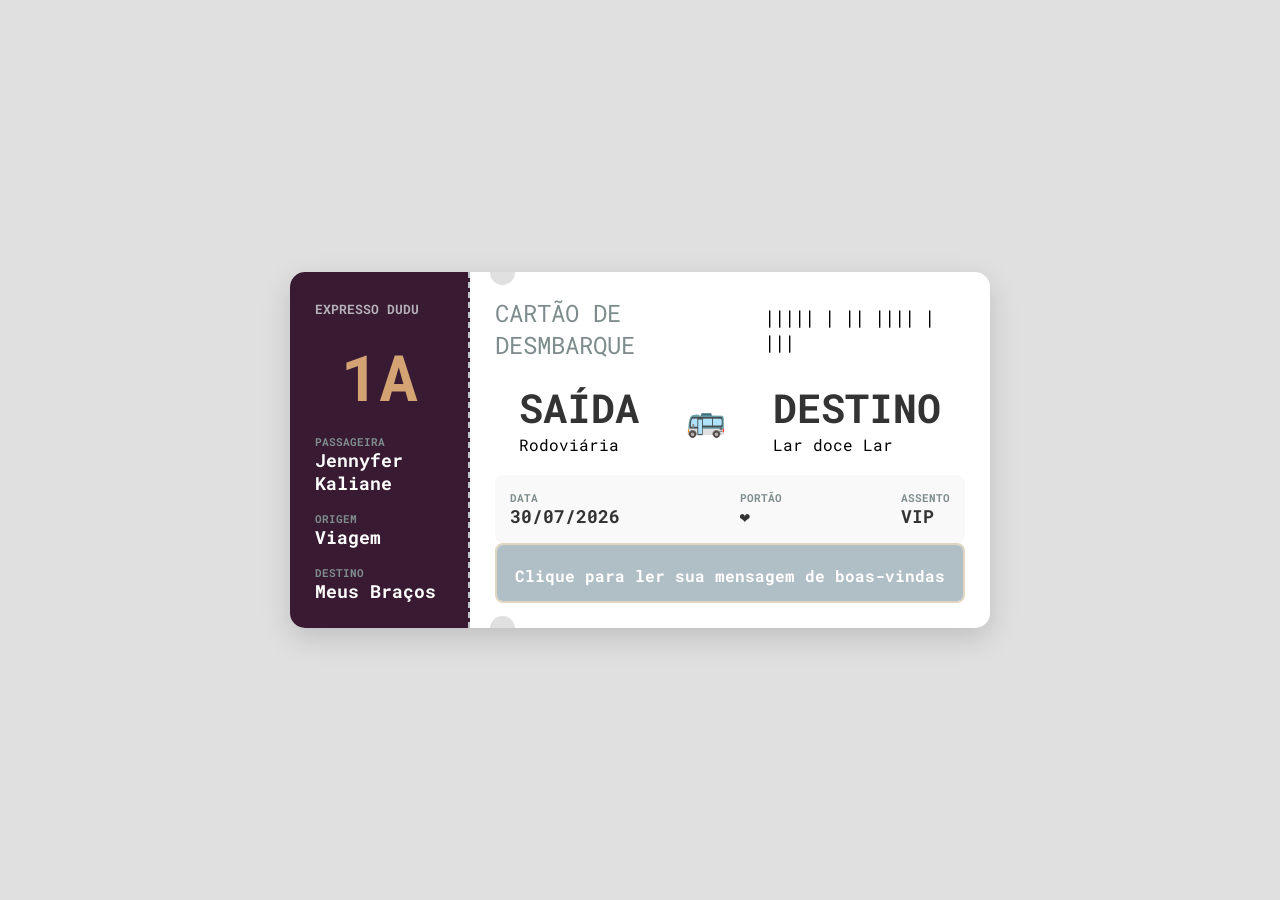
<file: index.html>
<!DOCTYPE html>
<html lang="pt-BR">
<head>
    <meta charset="UTF-8">
    <meta name="viewport" content="width=device-width, initial-scale=1.0">
    <title>Bem-vinda de Volta! | Cartão de Embarque</title>
    <link rel="stylesheet" href="style.css">
    <!-- Fonte Monoespaçada para estilo Ticket -->
    <link href="https://fonts.googleapis.com/css2?family=Roboto+Mono:wght@400;700&display=swap" rel="stylesheet">
</head>
<body>

    <div class="page-wrapper">
        <div class="ticket">
            
            <!-- CANHOTA (Esquerda) -->
            <div class="stub">
                <div class="top">
                    <span class="airline">EXPRESSO DUDU</span>
                </div>
                <div class="number">1A</div>
                <div class="info-group">
                    <span class="label">PASSAGEIRA</span>
                    <span class="value">Jennyfer Kaliane</span>
                </div>
                <div class="info-group">
                    <span class="label">ORIGEM</span>
                    <span class="value">Viagem</span>
                </div>
                <div class="info-group">
                    <span class="label">DESTINO</span>
                    <span class="value">Meus Braços</span>
                </div>
            </div>

            <!-- CORPO PRINCIPAL (Direita) -->
            <div class="main">
                <div class="header">
                    <h2>CARTÃO DE DESMBARQUE</h2>
                    <div class="barcode">||||| | || |||| | ||| </div>
                </div>

                <div class="journey">
                    <div class="city">
                        <h1>SAÍDA</h1>
                        <span>Rodoviária</span>
                    </div>
                    <div class="arrow">🚌</div>
                    <div class="city">
                        <h1>DESTINO</h1>
                        <span>Lar doce Lar</span>
                    </div>
                </div>

                <div class="details">
                    <div class="info-group">
                        <span class="label">DATA</span>
                        <span class="value">30/07/2026</span>
                    </div>
                    <div class="info-group">
                        <span class="label">PORTÃO</span>
                        <span class="value">❤</span>
                    </div>
                    <div class="info-group">
                        <span class="label">ASSENTO</span>
                        <span class="value">VIP</span>
                    </div>
                </div>

                <!-- ÁREA DA SURPRESA -->
                <div class="mystery-box letter-box" id="mysteryBox">
                    <div class="overlay" id="overlay">
                        <span>Clique para ler sua mensagem de boas-vindas</span>
                    </div>
                    
                    <div class="surprise-content">
                        <h3>Para minha viajante favorita,</h3>
                        <p>Oi, meu bem. Fiz isso como uma forma de te receber da sua viagem. Seu Dudu estava com saudades, e sei que você também. Primeiramente gostaria de dizer que te amo muitão e estava contando os minutos para te ter de volta.</p>
                        <p>Não importa o tempo que passarmos distantes, eu vou estar te esperando de braços abertos. Esses dias longe me fazem lembrar que eu tenho alguem por quem zelar e cuidar e que mesmo as vezes nao agindo a forma correta
ou não dizendo as palavras que você quer ouvir, isso não muda o fato de que EU TE AMO :). Agora descanse e me conte tudo que você fez (mesmo mandando foto de tudo ainda quero saber). E se prepare por que nos faremos uma outra viajem que eu espero ser marcante para nós</p>
                        <span class="signature">Com amor,<br>Dudu</span>
                    </div>
                </div>
            </div>
            
            <div class="holes-top"></div>
            <div class="holes-lower"></div>
        </div>
    </div>

    <script src="script.js"></script>
</body>
</html>
</file>
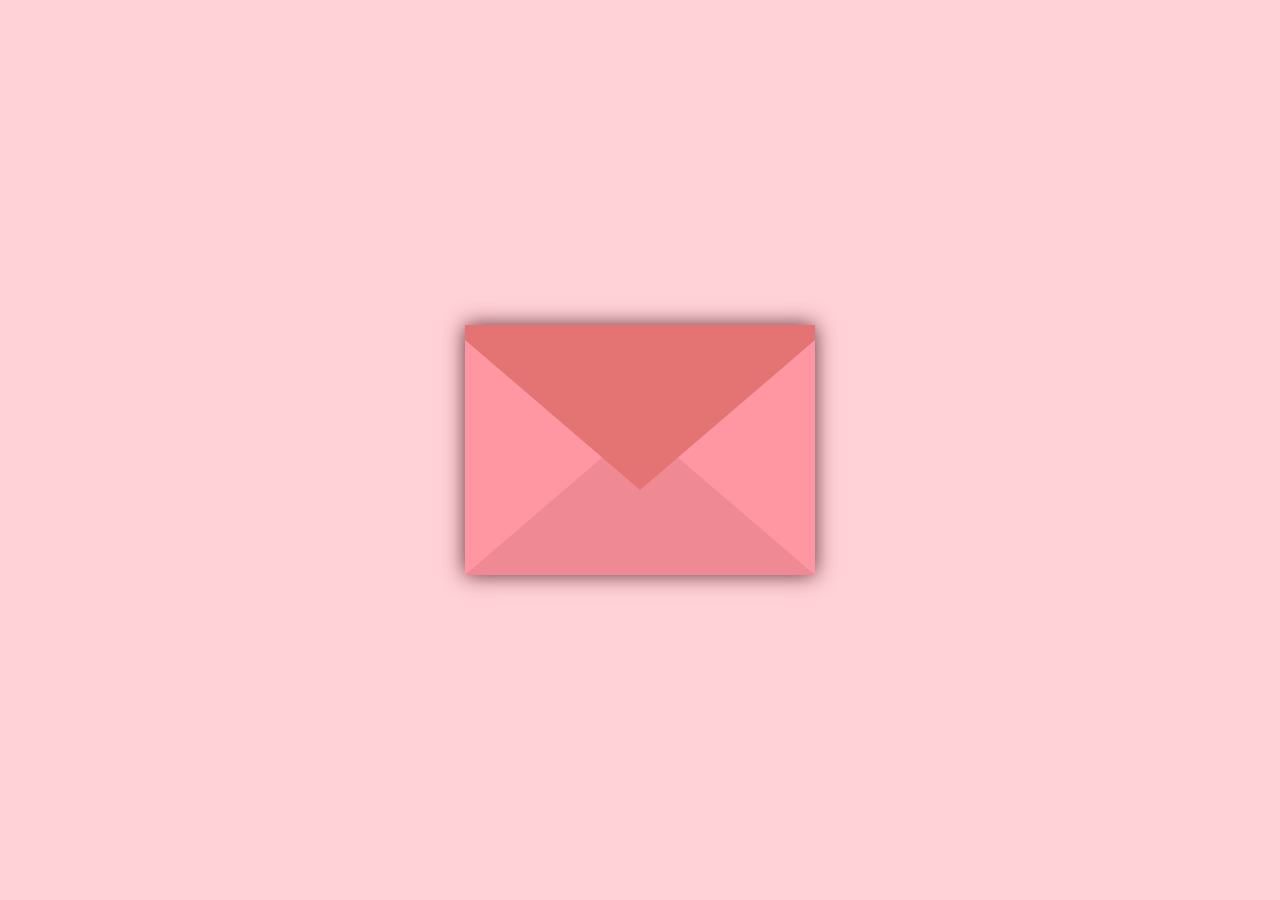
<file: carta.html>
<!DOCTYPE html>
<html lang="pt-br">
<head>
    <meta charset="UTF-8">
    <meta name="viewport" content="width=device-width, initial-scale=1.0">
    <title>Carta</title>
    <link rel="stylesheet" href="https://cdnjs.cloudflare.com/ajax/libs/font-awesome/4.7.0/css/font-awesome.min.css">

    <style>
        @import url('https://fonts.googleapis.com/css2?family=Indie+Flower&display=swap');
        * {
            padding: 0;
            margin: 0;
            box-sizing: border-box;
            font-family: "Indie Flower", cursive;
            font-weight: 400;
            font-style: normal;
            font-size: 14px;
        }
        body {
            background-color: rgba(255, 210, 215);
        }
        @keyframes roll { 
                  100% {
                    background-position-y: 200000px;
                  }
        }
        .carta {
            position: absolute;
            width: 350px;
            height: 250px;
            display: flex;
            top: 50%;
            left: 50%;
            box-shadow: 0 0 20px rgb(100, 45, 52);
            padding: 0;
            transform: translate(-50%, -50%);
        }
        .bgh {
            min-width: 100vw;
            height: 100vh;
            background-image: url('https://www.onlygfx.com/wp-content/uploads/2019/06/6-heart-pattern-2.png');
            animation: roll 3000s infinite linear;
            background-size: contain;
            opacity: 10%;
        }
        .folhaTopo {
            translate: 0 -225px;
            transition: translate 1s;
        }
        .tampaAbrir {
            transform: rotateX(180deg);
            transform-origin: center top;
        }
    </style>
</head>
<body>
    <div class="bgh"></div>
    <div class="carta">
        
        <div class="fundo" style="position: absolute;">
            <svg height="250" width="350" xmlns="http://www.w3.org/2000/svg">
                <path d="m 0 0 l 350 0 l 0 250 l -350 0 z "
                style="fill:rgb(255, 128, 126);" />
            </svg>
        </div>
        <div class="folha" id="folha" style="position: relative; margin: 5px;">
            <p style="position: absolute; width: 98%; padding: 10px; text-align: justify;">Eu não precisei de muito tempo para saber que queria você por perto. Você é o meu melhor "bom dia" e o meu pensamento mais bonito antes de dormir. Obrigado por ser a única pessoa que entende minhas piadas ruins e por ainda me escolher, mesmo sabendo todos os meus defeitos. Te amo mais do que toda coquinha do mundo tá. <br><br><br><br>Com amor Dudu <i class="fa fa-heart"></i></p>
            <svg height="250" width="350" xmlns="http://www.w3.org/2000/svg">]
                <path d="m 0 0 l 340 0 l 0 240 l -340 0 z "
                style="fill:white" />
            </svg>
        </div>
        <div class="meio" id="meio" style="position: absolute;background: none; margin-top: 250px; transform-origin: center top; scale: -1;">
            <svg height="235" width="350" xmlns="http://www.w3.org/2000/svg">
                <path d="M 0 250 L 0 0 L 350 0 V 250 L 175 100 Z"
                style="fill:rgba(255, 151, 162);" />
            </svg>
        </div>
        <div class="frente" id="frente" style="position: absolute;margin-top: 250px; transform-origin: center top; scale: -1;">
            <svg height="175" width="350" xmlns="http://www.w3.org/2000/svg">
                <path d="m 0 0 l 350 0 l -175 150 z"
                style="fill:rgb(239, 137, 147);" />
            </svg>
        </div>
        <div class="tampa" id="tampa" style="position: absolute;">
            <svg height="250" width="350" xmlns="http://www.w3.org/2000/svg">
                <path d="m 0 15 L 0 0 l 350 0 L 350 15 l -175 150 z"
                style="fill:rgba(228, 116, 115);" />
            </svg>
        </div>
        
    </div>
</body>

<script>
    const tampa = document.getElementById('tampa')
    const folha = document.getElementById('folha')
    const frente = document.getElementById('frente')
    const meio = document.getElementById('meio')

    tampa.addEventListener('mousedown', () => {
        tampa.classList.add('tampaAbrir')
        tampa.style.transition = "transform 1s"
    })
    /*
        tampa.style.transform = "rotateX(180deg)"
        tampa.style.transformOrigin = "center top"
        tampa.style.transition = "transform 1s"
        folha.classList.toggle('folhaTopo')
        folha.style.zIndex = "1"
        folha.style.transition = "translate 1s"
    */

    folha.addEventListener('mousedown', () => {

            folha.classList.toggle('folhaTopo')
            folha.style.zIndex = "1"
            folha.style.transition = "translate 1s"
            frente.style.zIndex = "200"
            meio.style.zIndex = "200"
    })
</script>


</html>
</file>
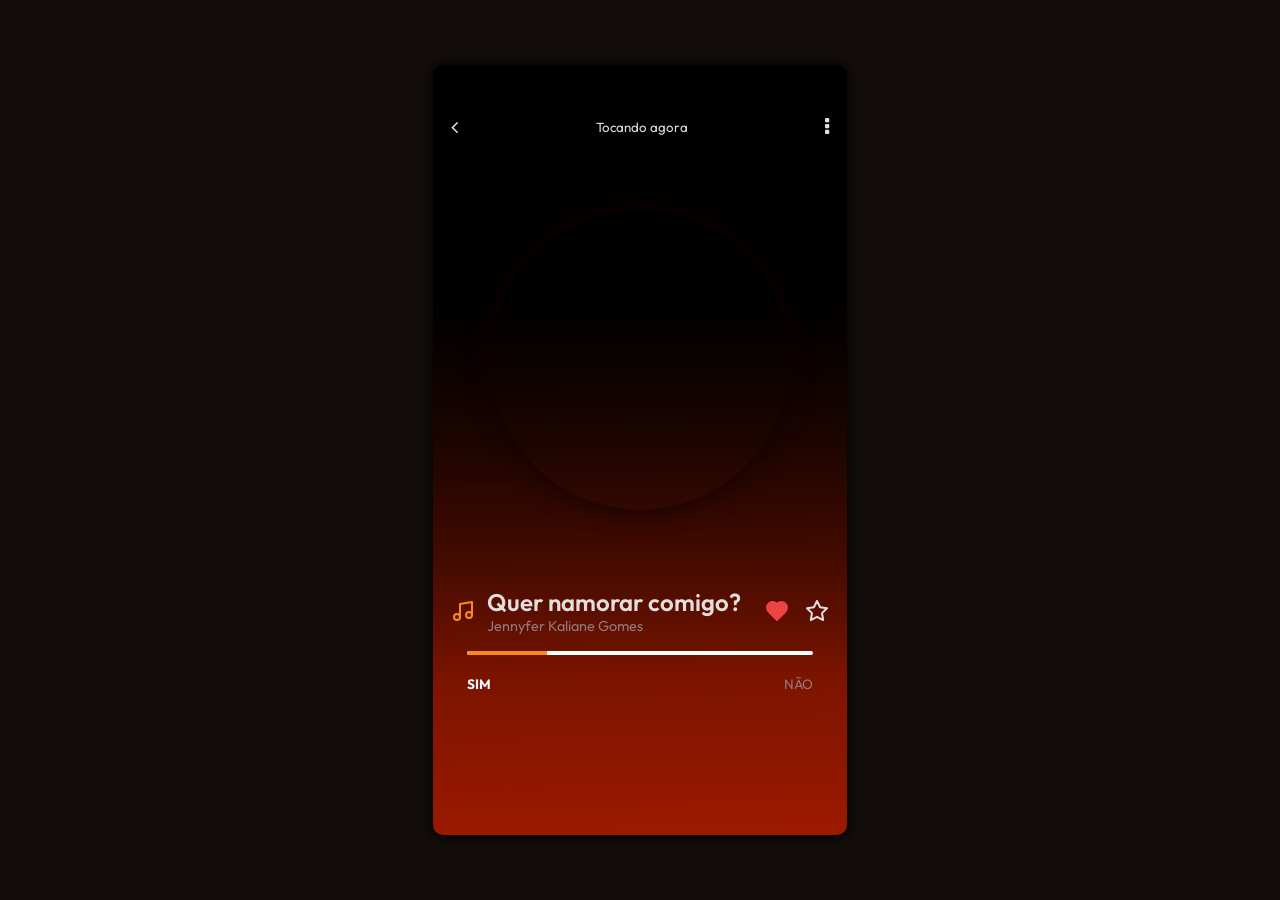
<file: cura.html>
<!DOCTYPE html>
<html lang="en">
<head>
    <meta charset="UTF-8">
    <meta name="viewport" content="width=device-width, initial-scale=1.0">
    <title>Document</title>
</head>
<body>
    <link rel="stylesheet" href="https://cdnjs.cloudflare.com/ajax/libs/font-awesome/4.7.0/css/font-awesome.min.css">
    <style>
        @import url('https://fonts.googleapis.com/css2?family=Outfit:wght@100..900&display=swap');
                body {
                background-color: #130d0c;
                }
                * {
                padding: 0;
                margin: 0;
                box-sizing: border-box;
                font-family: "Outfit", sans-serif;
                font-optical-sizing: auto;
                }
                .container{
                box-shadow: 0 0 14px black;
                position: absolute;
                top:50%;
                left:50%;
                transform: translate(-50%,-50%);
                width: 414px;
                height: 770px;
                border-radius: 10px;
                background: linear-gradient(180deg,rgba(0, 0, 0, 1) 0%, rgba(0, 0, 0, 1) 30%,rgba(156, 25, 0, 1) 80%);
                padding: 22px 18px;
                }

                .container .nav {
                display: flex;
                margin-top: 30px;
                align-items: center;
                justify-content: space-between;
                }
                .container .nav i {
                background: none;
                font-size: 20px;
                color: #e3dedc;
                }

                .container .disco {
                background-image: url('https://static.vecteezy.com/system/resources/thumbnails/009/314/864/small/vinyl-record-vector-illustration-isolated-on-white-background-free-png.png');
                background-size: cover;
                width: 300px;
                height: 300px;
                border-radius: 50%;
                position: relative;
                top:10%;
                display: flex;
                margin: 0 auto;
                box-shadow: 0 0 50px #181311;
                box-shadow: 0 0 25px #130101;

                animation-name: spin;
                animation-duration: 2000ms;
                animation-iteration-count: infinite;
                animation-timing-function: linear;
                }

                            @keyframes spin { 
                    from { 
                        transform: rotate(0deg); 
                    } to { 
                        transform: rotate(360deg); 
                    }
                }

                /* From Uiverse.io by ParasSalunke */
                .music-card {
                width: 100%;
                margin: 150px auto;
                position: relative;
                background-color: none;
                overflow: hidden;
                transition: transform 0.3s ease;
                }

                .card-header {
                display: flex;
                justify-content: space-between;
                align-items: center;
                background-color: none;
                }

                .track-info {
                display: flex;
                align-items: center;
                }

                .track-icon {
                height: 24px;
                width: 24px;
                color: #fa8a20;
                }

                .track-details {
                margin-left: 12px;
                }

                .track-title {
                font-size: 1.5rem;
                font-weight: 600;
                color: #e3dedc;
                }

                .track-artist {
                font-size: 0.9rem;
                color: #917b76;
                }

                .card-icons {
                display: flex;
                align-items: center;
                }

                .icon-heart {
                height: 24px;
                width: 24px;
                color: #ef4444;
                cursor: pointer;
                }

                .icon-star {
                height: 24px;
                width: 24px;
                color: #e3dedc;
                margin-left: 16px;
                cursor: pointer;
                }
                .progress-container {
                position: relative;
                margin: 16px 16px 8px 16px;
                background:none;
                border-radius: 3px;
                overflow: hidden;
              }
              .progress-bar{
                width: 100%;
                height: 4px;
                background-color: white;
              }
              .bar{
                width: 23%;
                height: 4px;
                background-color: #fa8a20;
              }
              .progress-time {
                display: flex;
                justify-content: space-between;
                padding: 0 16px 16px 16px;
                font-size: 0.85rem;
                color: #917b76;
                margin-top: 20px;
              }
              .heart {
                position: absolute;
                top:50%;
                left:50%;
                transform: translate(-50%,-50%);
                width: 414px;
                height: 770px;
                border-radius: 10px;
                background-image: url('https://www.onlygfx.com/wp-content/uploads/2019/06/6-heart-pattern-2.png');
                background-size: contain;
                z-index: -1;
                opacity: 20%;
                overflow: hidden;
                background-repeat: repeat-y;
                transition: ease-in-out;

                animation: roll 3600s infinite linear
              }
                @keyframes roll { 
                  100% {
                    background-position-y: 200000px;
                  }
                }

              .gradient {
                background-image: linear-gradient(179deg,rgba(0, 0, 0, 1) 0%, rgba(156, 25, 0, 0) 100%);
                position: absolute;
                top:50%;
                left:50%;
                transform: translate(-50%,-50%);
                width: 414px;
                height: 770px;
                z-index: -1;
                border-radius: 12px;
              }

                
    </style>

<div class="container">
  <div class="nav">
    <i class="	fa fa-angle-left"></i>
      <h5 style="color:#e3dedc; font-weight:400;">Tocando agora</h5>
    <i class="	fa fa-ellipsis-v"></i></div>
  <div class="disco" id="disco"></div>
  <div class="pedido"></div>
  <div class="respostas"></div>
  <div class="player">
<div class="music-card">

  <div class="card-header">
    <div class="track-info">
      <svg
        class="track-icon"
        fill="none"
        height="24"
        stroke="currentColor"
        stroke-linecap="round"
        stroke-linejoin="round"
        stroke-width="2"
        viewBox="0 0 24 24"
        width="24"
        xmlns="http://www.w3.org/2000/svg"
      >
        <path d="M9 18V5l12-2v13"></path>
        <circle cx="6" cy="18" r="3"></circle>
        <circle cx="18" cy="16" r="3"></circle>
      </svg>
      <div class="track-details">
        <span class="track-title">Quer namorar comigo?</span>
        <p class="track-artist">Jennyfer Kaliane Gomes</p>
      </div>
    </div>
    <div class="card-icons">
      <svg
        class="icon-heart"
        fill="currentColor"
        height="24"
        stroke="currentColor"
        stroke-linecap="round"
        stroke-linejoin="round"
        stroke-width="2"
        viewBox="0 0 24 24"
        width="24"
        xmlns="http://www.w3.org/2000/svg"
      >
        <path
          d="M19 14c1.49-1.46 3-3.21 3-5.5A5.5 5.5 0 0 0 16.5 3c-1.76 0-3 .5-4.5 2-1.5-1.5-2.74-2-4.5-2A5.5 5.5 0 0 0 2 8.5c0 2.3 1.5 4.05 3 5.5l7 7Z"
        ></path>
      </svg>
      <svg
        class="icon-star"
        fill="none"
        height="24"
        stroke="currentColor"
        stroke-linecap="round"
        stroke-linejoin="round"
        stroke-width="2"
        viewBox="0 0 24 24"
        width="24"
        xmlns="http://www.w3.org/2000/svg"
      >
        <polygon
          points="12 2 15.09 8.26 22 9.27 17 14.14 18.18 21.02 12 17.77 5.82 21.02 7 14.14 2 9.27 8.91 8.26 12 2"
        ></polygon>
      </svg>
    </div>
  </div>
    <div class="progress-container"><div class="progress-bar"><div class="bar"></div></div></div>
    <div class="progress-time"><span style="font-weight: 700; color: aliceblue;">SIM</span><span>NÃO</span></div>
 <iframe data-testid="embed-iframe" style="border-radius:12px; inset: 0; margin:auto; position: fixed; margin-top: 650px;" src="https://open.spotify.com/embed/track/68eBEUfmUZ3GKC4w1xkOWP?utm_source=generator" width="390" frameBorder="0" allowfullscreen="" allow="autoplay; clipboard-write; encrypted-media; fullscreen; picture-in-picture" loading="lazy"></iframe>

 
</div>
<div class="heart"></div>
<div class="gradient"></div>

</body>
</html>
</file>
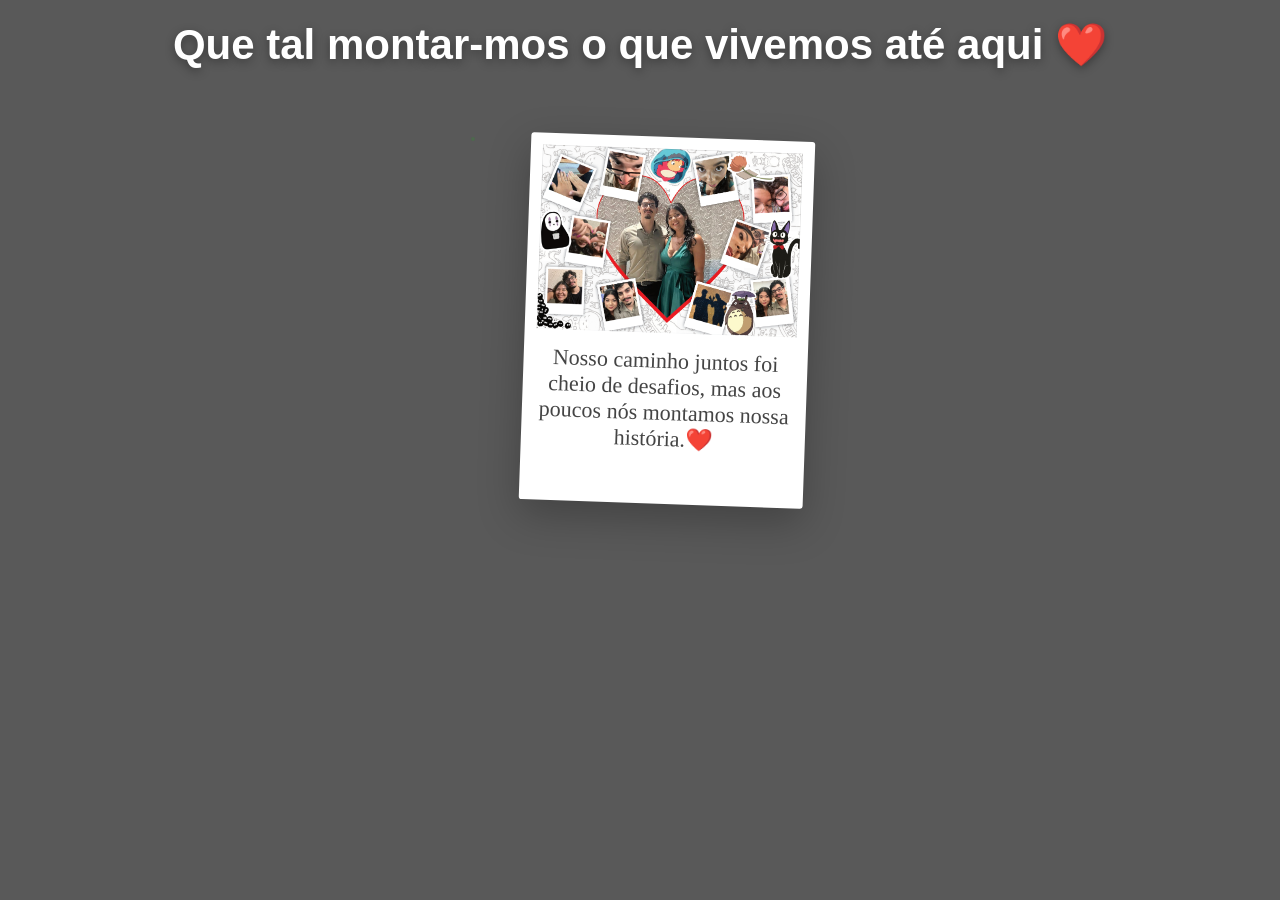
<file: jigsaw.html>
<!DOCTYPE html>
<html lang="pt-BR">
<head>
<meta charset="UTF-8">
<meta name="viewport" content="width=device-width, initial-scale=1.0">
<title>Quebra-cabeça ❤️</title>

<script src="https://flbulgarelli.github.io/headbreaker/js/headbreaker.js"></script>

<style>
body{
    margin:0;
    min-height:100vh;
    font-family:'Segoe UI', sans-serif;
    background:
        linear-gradient(
            rgba(0,0,0,.65),
            rgba(0,0,0,.65)
        ),
        url("https://i.pinimg.com/originals/be/87/21/be8721a288ad6f32ed237b9cf909dd00.jpg");
    background-size:cover;
    background-position:center;
    background-attachment:fixed;
    overflow:hidden;
}

h1{
    color:#ff4b72;
}

#puzzle{
    position: relative;
    background:
        rgba(0, 0, 0, 0.2);
    border-radius:10px;
    border: 2px solid rgb(78, 105, 78);
    box-shadow:
        0 20px 40px rgba(0,0,0,.20);
}

#puzzle::before {
    content: "";
    filter: grayscale();
    position: absolute;
    inset: 0;
    background-size: cover;
    background-position: center;
    opacity: 0.12;
    pointer-events: none;
}

.game-container{
    width:1200px;
    max-width:95vw;
    margin:auto;
    padding-top:40px;
    image-orientation: from-image;
    display:flex;
    justify-content:center;
    align-items:flex-start;
    gap:50px;
}

.polaroid{
    background:white;
    padding:12px 12px 30px 12px;
    width:260px;
    box-shadow:0 15px 40px rgba(0,0,0,.25);
    transform:rotate(2deg);
    border-radius:3px;
}

.polaroid img{
    image-orientation: from-image;
    width:100%;
    display:block;
}

.title{
    text-align:center;
    color:white;
    font-size:42px;
    margin-top:20px;
    text-shadow: 0 3px 10px rgba(0,0,0,.35);
}
.polaroid p{
    margin-top:15px;
    text-align:center;
    font-family:
        'Caveat',
        cursive;
    font-size:22px;
    color:#444;
}

#victory{
    display:none;
    position:fixed;
    inset:0;
    background:rgba(255,238,242,.95);
    justify-content:center;
    align-items:center;
    flex-direction:column;
    z-index:999;
}

#victory h2{
    color:#ff4b72;
    font-size:3rem;
}
</style>
</head>
<body>

<h1 class="title">
    Que tal montar-mos o que vivemos até aqui ❤️
</h1>
<div class="game-container">
    <div id="puzzle"></div>
    <div class="sidebar">
        <div class="polaroid">
            <img src="foto.jpg">
            <p>
                Nosso caminho juntos foi cheio de desafios, mas aos poucos nós montamos nossa história.❤️
            </p>
        </div>
    </div>
</div>

<div id="victory">
    <h2>Você conseguiu! 💖</h2>
</div>

<script>
let foto = new Image();
foto.src = "foto.jpg";

foto.onload = () => {
    const puzzleWidth = 710;
    const puzzleHeight = 510; // Tamanho do canvas na tela

    // O tamanho REAL da imagem montada (12 peças de 60px = 720 / 8 peças de 60px = 480)
    const gridWidth = 710;
    const gridHeight = 510; 

    // --- CORREÇÃO DO COVER PARA O TAMANHO EXATO DAS PEÇAS ---
    const canvasCorrigido = document.createElement('canvas');
    canvasCorrigido.width = gridWidth;
    canvasCorrigido.height = gridHeight;
    const ctx = canvasCorrigido.getContext('2d');

    const ratioOriginal = foto.width / foto.height;
    const ratioPuzzle = gridWidth / gridHeight;

    let drawWidth, drawHeight, startX, startY;

    if (ratioOriginal > ratioPuzzle) {
        drawHeight = gridHeight;
        drawWidth = foto.width * (gridHeight / foto.height);
        startX = (gridWidth - drawWidth) / 2;
        startY = 0;
    } else {
        drawWidth = gridWidth;
        drawHeight = foto.height * (gridWidth / foto.width);
        startX = 0;
        startY = (gridHeight - drawHeight) / 2;
    }

    ctx.drawImage(foto, startX, startY, drawWidth, drawHeight);
    // ---------------------------------------------------------

    const puzzle = new headbreaker.Canvas("puzzle", {
        width: puzzleWidth,
        height: puzzleHeight,
        pieceSize: 60,
        proximity: 10,
        borderFill: 10,
        strokeWidth: 1,
        
        image: canvasCorrigido, // Passamos a foto com o tamanho perfeito das peças

        lineSoftness: 0.18,
        connectorSize: 0.25,
        outline: new headbreaker.outline.Rounded(),
        preventOffstageDrag: true,
        fixed: true,
    });

    // A LINHA MÁGICA QUE VOLTOU! Isso impede a foto de repetir (tiling)
    puzzle.adjustImagesToPuzzleWidth();

    puzzle.autogenerate({
        horizontalPiecesCount: 12,
        verticalPiecesCount: 8
    });

    // 🌟 O SEGREDO ESTÁ AQUI 🌟
    // 1. Primeiro desenhamos o quebra-cabeça montado invisivelmente.
    // Isso força a biblioteca a "gravar" qual pedaço da foto pertence a qual peça.
    puzzle.draw();

    // 2. Agora sim, podemos embaralhar! Como a foto já foi mapeada, ela não vai quebrar.
    puzzle.shuffle(0.7);

    // 3. Desenhamos de novo, agora com as peças espalhadas na tela.
    puzzle.draw();
    
    puzzle.drawOutline({
        stroke: "#d0d0d0",
        lineWidth: 1
    });

    puzzle.attachConnectionRequirement();

    puzzle.onConnect(()=>{
        puzzle.redraw();
    });

    puzzle.onValid(()=>{
        document.getElementById("victory").style.display="flex";
        createHearts();
    });
};

function createHearts(){
    for(let i=0;i<100;i++){
        const heart=document.createElement("div");
        heart.innerHTML="💖";
        heart.style.position="fixed";
        heart.style.left=Math.random()*100+"vw";
        heart.style.top="-30px";
        heart.style.fontSize=(20+Math.random()*25)+"px";
        document.body.appendChild(heart);

        heart.animate(
        [
            {transform:'translateY(0)'},
            {transform:'translateY(120vh)'}
        ],
        {
            duration:3000+Math.random()*4000
        });

        setTimeout(()=>heart.remove(),7000);
    }
}
</script>

</body>
</html>
</file>
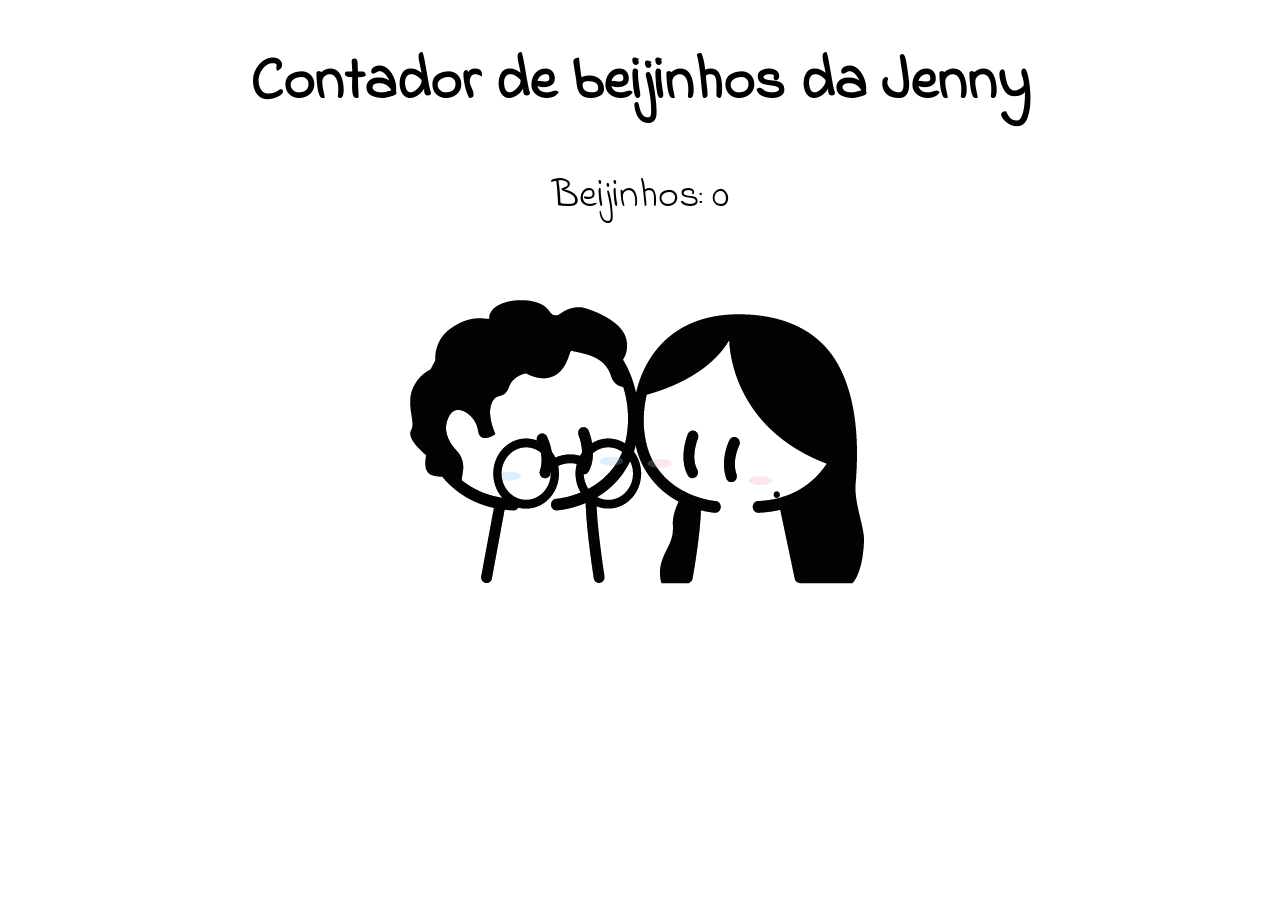
<file: kiss.html>
<!DOCTYPE html>
<html lang="en">
<head>
    <meta charset="UTF-8">
    <meta name="viewport" content="width=device-width, initial-scale=1.0">
    <title>Document</title>

    <style>
        @import url('https://fonts.googleapis.com/css2?family=Indie+Flower&display=swap');
        *{
            font-family: "Indie Flower", cursive;
            font-weight: 400;
            font-style: normal;
            font-size: 40px;
        }
        .bonecos {
            display: flex;
            width: 460px;
            height: 300px;
            position: absolute;
            top: 50%;
            left: 50%;
            transform: translate(-50%, -50%);
            transform-origin: center center;
            transition: transform 1s ease;
        }
        .coracao {
        position: fixed;
        font-size: 30px;
        pointer-events: none;
        animation: subirDesaparecer 2s ease-out forwards;
        }

        @keyframes subirDesaparecer {
        0% {
            opacity: 1;
            transform: rotate(var(--rot)) scale(var(--scale)) translateY(0);
        }
        100% {
            opacity: 0;
            transform: rotate(var(--rot)) scale(calc(var(--scale) * 1.5)) translateY(-100px);
        }
        }
        @keyframes squish {
            0% {transform: scaleX(0.5)}
        }
        .bonecos img {
            position: absolute;
        }

        .visivel {
            opacity: 1;
        }
        .inv {
            opacity: 0;
        }

        .bonecos img {
            transition: transform 1s ease;
        }
    </style>
</head>
<body>
    <h1 style="font-weight: 900; font-size: 60px; text-align: center;">Contador de beijinhos da Jenny</h1>
    <p id="kisses" style="text-align: center;">Beijinhos: 0</p>
    <div onclick="kiss()" id="bonecos" class="bonecos">
        <img class="inv" src="Ativo 1.png" alt="" id="a1">
        <img src="Ativo 2.png" alt="" id="a2">
    </div>
</body>

<script>
    let counter = 0;
    const bonecos = document.getElementById('bonecos')
    const a1 = document.getElementById('a1');
    const a2 = document.getElementById('a2');
    const kisses = document.getElementById('kisses'); 


    function kiss() {
        counter++;
        a1.style.transform = "scaleY(1.2)"
        bonecos.style.transformOrigin = "center"
        a1.classList.remove('inv');
        a2.classList.add('inv');
        kisses.innerHTML = 'Beijinhos:' + counter;


        setTimeout(() => {
            a1.style.transform = "scaleY(1)"
            a2.classList.remove('inv');
            a1.classList.add('inv')
        }, 150);

            
        const coracao = document.createElement("div");
        coracao.classList.add("coracao");
        coracao.innerText = "❤️";

        // posição aleatória na tela
        const x = Math.random() * window.innerWidth;
        const y = Math.random() * window.innerHeight;

        const angulo = Math.random() * 120 - 60;

        coracao.style.setProperty("--rot", angulo + "deg");
        coracao.style.left = `${x}px`;
        coracao.style.top = `${y}px`;

        // tamanho aleatório (escala)
        const tamanho = Math.random() * 1 + 1; // de 0.5 até 1.5
        coracao.style.setProperty("--scale", tamanho);

        document.body.appendChild(coracao);

        // remover depois da animação
        setTimeout(() => {
            coracao.remove();
        }, 2000);
    }
</script>
</html>
</file>
<file: style.css>
* {
    margin: 0;
    padding: 0;
    box-sizing: border-box;
    font-family: 'Roboto Mono', monospace; /* Fonte estilo bilhete */
}

body {
    background-color: #e0e0e0; /* Fundo cinza para destacar o papel */
    display: flex;
    justify-content: center;
    align-items: center;
    min-height: 100vh;
    padding: 20px;
}

.ticket {
    background: #fff;
    width: 700px;
    min-height: 350px; /* Mudou aqui */
    display: flex;
    border-radius: 15px;
    box-shadow: 0 10px 30px rgba(0,0,0,0.15);
    position: relative;
    overflow: hidden;
    transition: all 0.6s ease; /* Adicionado para crescer suavemente */
}

/* Estilo da Canhota */
.stub {
    background-color: #381a33; /* Cor escura e elegante */
    color: #ecf0f1;
    width: 30%;
    padding: 25px;
    display: flex;
    flex-direction: column;
    justify-content: space-between;
    border-right: 2px dashed #bdc3c7; /* Linha de destaque */
}

.stub .top .airline { font-size: 0.8em; font-weight: bold; opacity: 0.7; }
.stub .number { font-size: 4em; font-weight: 700; color: #d4a373; text-align: center; }

/* Estilo do Corpo Principal */
.main {
    width: 70vh;
    padding: 25px;
    display: flex;
    flex-direction: column;
    justify-content: space-between;
}

.header { display: flex; justify-content: space-between; align-items: center; }
.header h2 { font-weight: 400; color: #7f8c8d; }
.barcode { font-size: 1.2em; letter-spacing: -1px; }

.journey { display: flex; justify-content: space-around; align-items: center; margin: 20px 0; }
.journey .city h1 { font-size: 2.5em; font-weight: 700; color: #333; }
.journey .arrow { font-size: 2em; color: #d4a373; }

.details { display: flex; justify-content: space-between; background: #f9f9f9; padding: 15px; border-radius: 8px; }

/* Classes utilitárias de texto */
.info-group .label { display: block; font-size: 0.7em; color: #7f8c8d; font-weight: bold; text-transform: uppercase; }
.info-group .value { font-size: 1.1em; color: #333; font-weight: bold; }
.stub .info-group .value { color: #fff; }

/* --- Área da Surpresa (Animação) --- */
.mystery-box {
    position: relative;
    max-height: 60px; /* Altura inicial apenas para mostrar o botão */
    background: #fcf9f5;
    border: 2px solid #e0d5c1;
    border-radius: 8px;
    overflow: hidden;
    cursor: pointer;
    transition: max-height 0.8s cubic-bezier(0.25, 1, 0.5, 1); /* Animação de expansão */
}

.mystery-box.revealed {
    max-height: 600px; /* Altura suficiente para a sua carta inteira */
    cursor: default;
}

.overlay {
    position: absolute;
    top: 0; left: 0; width: 100%; height: 60px;
    background: #b0bec5; 
    display: flex; justify-content: center; align-items: center;
    color: #fff;
    font-weight: bold;
    transition: all 0.5s ease;
    z-index: 2;
}

.mystery-box.revealed .overlay {
    opacity: 0;
    visibility: hidden;
}

/* Tipografia e espaçamento da Carta */
.surprise-content {
    padding: 20px;
    text-align: left;
    opacity: 0;
    transform: translateY(10px);
    transition: all 0.6s ease 0.3s; /* O texto aparece logo após a caixa começar a abrir */
    display: flex;
    flex-direction: column;
    gap: 12px;
}

.mystery-box.revealed .surprise-content {
    opacity: 1;
    transform: translateY(0);
}

.surprise-content h3 {
    font-size: 1.1em;
    color: #d4a373;
    font-family: 'Roboto Mono', monospace;
}

.surprise-content p {
    font-size: 0.9em;
    line-height: 1.6;
    color: #444;
    /* Usando uma fonte mais limpa para leitura, caso queira fugir da monoespaçada */
    font-family: sans-serif; 
}

.signature {
    margin-top: 10px;
    text-align: right;
    font-style: italic;
    font-weight: bold;
    color: #2c3e50;
    font-size: 0.9em;
}
/* Classes ativadas pelo JavaScript */
.mystery-box.revealed .overlay {
    opacity: 0;
    visibility: hidden;
    transform: scale(1.2) rotate(5deg); /* Efeito de esfumaçar/sumir */
}

.mystery-box.revealed .surprise-content {
    opacity: 1;
    transform: translateY(0);
}

/* Detalhes do papel (furinhos) */
.holes-top, .holes-lower {
    position: absolute; left: 28.5%; width: 25px; height: 25px;
    background: #e0e0e0; border-radius: 50%; z-index: 5;
}
.holes-top { top: -12.5px; }
.holes-lower { bottom: -12.5px; }
</file>
